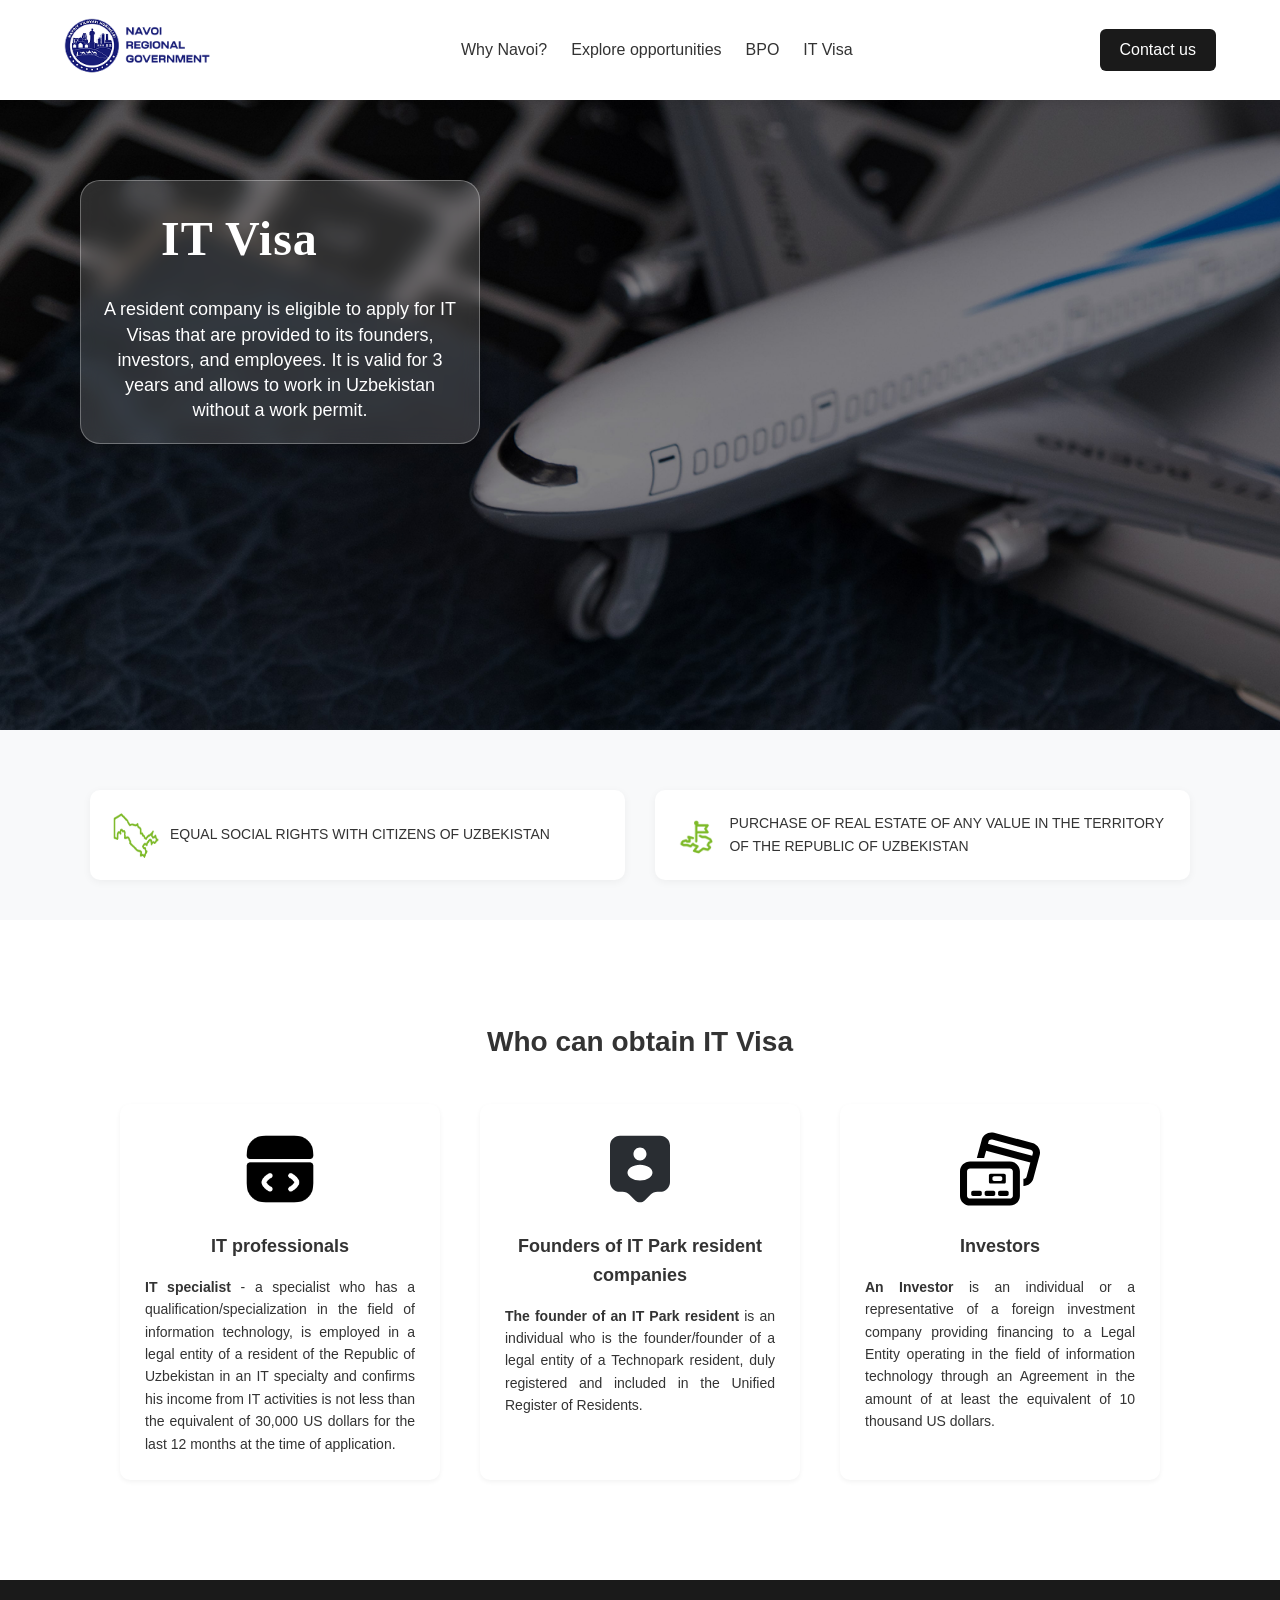
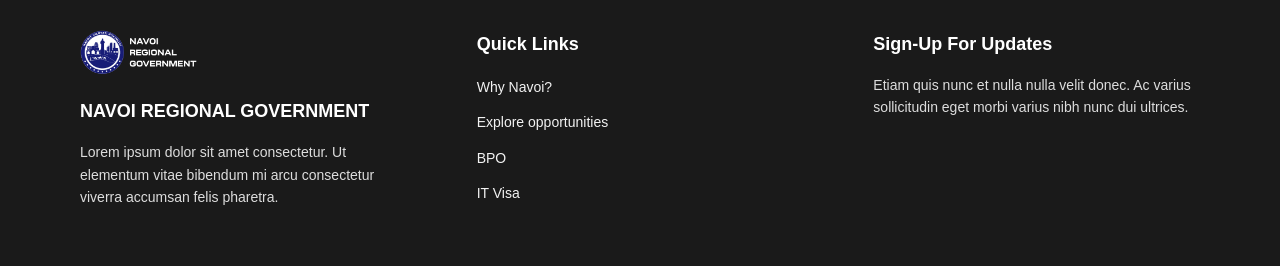
<file: it.html>
<!DOCTYPE html>
<html lang="en">

<head>
	<meta charset="UTF-8" />
	<meta name="viewport" content="width=device-width, initial-scale=1.0" />
	<title>Why Navoi?</title>
	<link rel="stylesheet" href="./assets/css/why.css" />
	<style>
		* {
			margin: 0;
			padding: 0;
			box-sizing: border-box;
			font-family: "Poppins", sans-serif;
		}

		body {
			background-color: #ffffff;
			color: #333;
			line-height: 1.6;
		}

		/* === NAVBAR === */
		.navbar {
			display: flex;
			justify-content: space-between;
			align-items: center;
			padding: 16px 64px;
			background: #fff;
			box-shadow: 0 2px 8px rgba(0, 0, 0, 0.1);
			position: sticky;
			top: 0;
			z-index: 100;
		}

		.logo img {
			width: 150px;
			height: 60px;
			object-fit: contain;
		}

		.nav-links {
			display: flex;
			align-items: center;
			gap: 24px;
			list-style: none;
			transition: all 0.4s ease-in-out;
		}

		.nav-links li a {
			text-decoration: none;
			color: #333;
			font-weight: 500;
			transition: color 0.3s;
		}

		.nav-links li a:hover {
			color: #2563eb;
		}

		.btn {
			background: #1a1a1a;
			color: #fff;
			padding: 8px 20px;
			border-radius: 6px;
			text-decoration: none;
			transition: 0.3s;
		}

		.btn:hover {
			background: #0056b3;
		}

		/* === HAMBURGER MENU === */
		.hamburger {
			display: none;
			flex-direction: column;
			justify-content: center;
			align-items: center;
			gap: 5px;
			cursor: pointer;
			width: 30px;
			height: 24px;
			transition: transform 0.3s ease-in-out;
		}

		.hamburger span {
			display: block;
			width: 100%;
			height: 3px;
			background: #333;
			border-radius: 2px;
			transition: all 0.4s ease-in-out;
		}

		.hamburger.open span:nth-child(1) {
			transform: translateY(9px) rotate(45deg);
		}

		.hamburger.open span:nth-child(2) {
			opacity: 0;
		}

		.hamburger.open span:nth-child(3) {
			transform: translateY(-9px) rotate(-45deg);
		}

		/* === HERO SECTION === */
		.hero {
			background: url("/assets/media/images/63f02ff0cf19e90057f797ce40ffcc2cbc8bded8.png") no-repeat center center/cover;
			height: 70vh;
			display: flex;
			align-items: flex-start;
			padding: 80px 80px;
			position: relative;
		}

		.hero .overlays {
			background: rgba(255, 255, 255, 0.15);
			border-radius: 20px;
			backdrop-filter: blur(10px);
			-webkit-backdrop-filter: blur(10px);
			border: 1px solid rgba(255, 255, 255, 0.3);
			padding: 20px;
			max-width: 400px;
			text-align: center;
			color: #fff;
			box-shadow: 0 4px 30px rgba(0, 0, 0, 0.2);
		}

		.hero .overlays h1 {
			font-size: 48px;
			font-weight: 700;
			margin-bottom: 20px;
		}

		.hero .overlays p {
			font-size: 18px;
			line-height: 1.4;
		}

		/* === RISK SECTION === */
		.risk-section {
			background: #f8f9fa;
			padding: 40px 10px;
			text-align: center;
		}

		.risk-cards {
			display: flex;
			justify-content: center;
			align-items: center;
			flex-wrap: wrap;
			gap: 30px;
			max-width: 1100px;
			margin: 20px auto 0;
		}

		.risk-card {
			background: white;
			display: flex;
			flex-direction: row;
			align-items: center;
			gap: 10px;
			text-transform: uppercase;
			border-radius: 10px;
			box-shadow: 0 2px 8px rgba(0, 0, 0, 0.05);
			padding: 20px;
			flex: 1 1 250px;
			text-align: left;
		}

		.risk-card img {
			width: 50px;
			height: 50px;
		}

		.risk-card p {
			font-size: 14px;
			color: #333;
		}

		/* === VISA SECTION === */
		.visa-section {
			text-align: center;
			padding: 60px 20px;
			border-radius: 8px;
			max-width: 1200px;
			margin: 40px auto;
		}

		.visa-section h2 {
			font-size: 28px;
			margin-bottom: 40px;
			font-weight: 600;
		}

		.visa-cards {
			display: flex;
			flex-wrap: wrap;
			justify-content: center;
			gap: 40px;
		}

		.visa-card {
			background-color: #fff;
			border-radius: 10px;
			box-shadow: 0 2px 5px rgba(0, 0, 0, 0.05);
			padding: 25px;
			width: 320px;
			text-align: center;
			transition: transform 0.3s;
		}

		.visa-card:hover {
			transform: translateY(-8px);
		}

		.icon img {
			width: 80px;
			height: 80px;
			margin-bottom: 15px;
		}

		.visa-card h3 {
			font-size: 18px;
			margin-bottom: 15px;
			font-weight: 600;
		}

		.visa-card p {
			font-size: 14px;
			line-height: 1.6;
			text-align: justify;
			color: #333;
		}

		/* === FOOTER === */
		.footer {
			background: #1a1a1a;
			color: #fff;
			display: flex;
			flex-wrap: wrap;
			justify-content: space-between;
			gap: 30px;
			padding: 50px 60px;
		}

		.footer-column {
			flex: 1 1 300px;
		}

		.footer-logo img {
			width: 120px;
			margin-bottom: 10px;
		}

		.footer h4 {
			margin-bottom: 15px;
			font-size: 18px;
		}

		.footer p {
			font-size: 14px;
			line-height: 1.6;
			color: #ddd;
		}

		.footer-links ul {
			list-style: none;
		}

		.footer-links li {
			margin-bottom: 8px;
		}

		.footer-links a {
			color: #ddd;
			text-decoration: none;
			transition: 0.3s;
		}

		.footer-links a:hover {
			color: #8cd18c;
		}

		/* === RESPONSIVE DESIGN === */
		@media (max-width: 1024px) {
			.navbar {
				padding: 16px 32px;
			}
		}

		@media (max-width: 768px) {
			.hamburger {
				display: flex;
			}

			.nav-links {
				position: absolute;
				top: 100%;
				left: 0;
				width: 100%;
				flex-direction: column;
				background: white;
				text-align: center;
				padding: 20px 0;
				gap: 16px;
				transform: translateY(-200%);
				opacity: 0;
				pointer-events: none;
				transition: all 0.4s ease-in-out;
			}

			.nav-links.active {
				transform: translateY(0);
				opacity: 1;
				pointer-events: all;
				box-shadow: 0 4px 20px rgba(0, 0, 0, 0.1);
			}

			.btn {
				display: none;
			}

			.hero {
				padding: 60px 20px;
				height: 60vh;
				align-items: center;
				justify-content: center;
				text-align: center;
			}

			.hero .overlays h1 {
				font-size: 36px;
			}

			.footer {
				flex-direction: column;
				align-items: center;
				text-align: center;
				padding: 40px 20px;
			}
		}
	</style>
</head>

<body>
	<!-- ===== NAVBAR ===== -->
	<header class="navbar">
		<div class="logo">
			<a href="index.html">
				<img src="./assets/Frame (1).png" alt="logo">
			</a>
		</div>

		<ul class="nav-links" id="navLinks">
		<li><a href="why.html">Why Navoi?</a></li>
				<li><a href="explore.html">Explore opportunities</a></li>
				<li><a href="bpo.html">BPO</a></li>
				<li><a href="it.html">IT Visa</a></li>
		</ul>

		<a href="#" class="btn">Contact us</a>

		<div class="hamburger" id="hamburger">
			<span></span>
			<span></span>
			<span></span>
		</div>
	</header>

	<!-- ===== HERO SECTION ===== -->
	<section class="hero">
		<div class="overlays">
			<h1>IT Visa</h1>
			<p>
				A resident company is eligible to apply for IT Visas that are provided to its founders, investors, and
				employees. It is valid for 3 years and allows to work in Uzbekistan without a work permit.
			</p>
		</div>
	</section>

	<!-- ===== RISK SECTION ===== -->
	<div class="risk-section">
		<div class="risk-cards">
			<div class="risk-card">
				<img src="./assets/media/images/image.png" alt="">
				<p>EQUAL social rights with citizens of Uzbekistan</p>
			</div>
			<div class="risk-card">
				<img src="./assets/media/icons/7.png" alt="">
				<p>purchase of real estate of any value in the territory of the Republic of Uzbekistan</p>
			</div>
		</div>
	</div>

	<!-- ===== VISA SECTION ===== -->
	<section class="visa-section">
		<h2>Who can obtain IT Visa</h2>
		<div class="visa-cards">

			<div class="visa-card">
				<div class="icon">
					<img src="./assets/media/icons/codigo.png" alt="">
				</div>
				<h3>IT professionals</h3>
				<p><strong>IT specialist</strong> - a specialist who has a qualification/specialization in the field of
					information technology, is employed in a legal entity of a resident of the Republic of Uzbekistan in an IT
					specialty and confirms his income from IT activities is not less than the equivalent of 30,000 US dollars for
					the last 12 months at the time of application.</p>
			</div>

			<div class="visa-card">
				<div class="icon">
					<img src="./assets/media/icons/tag-user-svgrepo-com.svg" alt="">
				</div>
				<h3>Founders of IT Park resident companies</h3>
				<p><strong>The founder of an IT Park resident</strong> is an individual who is the founder/founder of a legal
					entity of a Technopark resident, duly registered and included in the Unified Register of Residents.</p>
			</div>

			<div class="visa-card">
				<div class="icon">
					<img src="./assets/media/icons/credit-cards-svgrepo-com.svg" alt="">
				</div>
				<h3>Investors</h3>
				<p><strong>An Investor</strong> is an individual or a representative of a foreign investment company providing
					financing to a Legal Entity operating in the field of information technology through an Agreement in the
					amount of at least the equivalent of 10 thousand US dollars.</p>
			</div>
		</div>
	</section>
	<footer class="footer">
		<div class="footer-column footer-logo">
			<img src="assets/media/logo-navoi.png" alt="Logo">
			<h4>NAVOI REGIONAL GOVERNMENT</h4>
			<p>Lorem ipsum dolor sit amet consectetur. Ut elementum vitae bibendum mi arcu consectetur viverra accumsan felis
				pharetra.</p>
		</div>

		<div class="footer-column footer-links">
			<h4>Quick Links</h4>
			<ul>
				<li><a href="#">Why Navoi?</a></li>
				<li><a href="#">Explore opportunities</a></li>
				<li><a href="#">BPO</a></li>
				<li><a href="#">IT Visa</a></li>
			</ul>
		</div>

		<div class="footer-column footer-signup">
			<h4>Sign-Up For Updates</h4>
			<p>Etiam quis nunc et nulla nulla velit donec. Ac varius sollicitudin eget morbi varius nibh nunc dui ultrices.
			</p>
		</div>
	</footer>

	<!-- ===== SCRIPT ===== -->
	<script>
		const hamburger = document.getElementById('hamburger');
		const navLinks = document.getElementById('navLinks');

		hamburger.addEventListener('click', () => {
			hamburger.classList.toggle('open');
			navLinks.classList.toggle('active');
		});
	</script>
</body>

</html>
</file>
<file: assets/css/why.css>
* {
	margin: 0;
	padding: 0;
	box-sizing: border-box;

}

@font-face {
	font-family: "GoogleSans";
	src: url("/assets/css/fonts/GoogleSans-Regular.ttf") format("truetype");
	font-weight: normal;
	font-style: normal;
}

body {
	color: #1a1a1a;
	background: #fafafa;
	line-height: 1.6;
	font-family: "GoogleSans", Arial, sans-serif;
}

.navbar {
			display: flex;
			justify-content: space-between;
			align-items: center;
			padding: 16px 64px;
			background: #fff;
			box-shadow: 0 2px 8px rgba(0, 0, 0, 0.1);
			position: sticky;
			top: 0;
			z-index: 10;
		}

		.logo img {
			width: 150px;
			height: 60px;
		}

		.nav-links {
			display: flex;
			align-items: center;
			gap: 24px;
			list-style: none;
		}

		.nav-links li a {
			text-decoration: none;
			color: #333;
			font-weight: 500;
			transition: color 0.3s;
		}

		.nav-links li a:hover {
			color: #2563eb;
		}

		.btn {
			background: #1a1a1a;
			color: #fff;
			padding: 8px 20px;
			border-radius: 6px;
			text-decoration: none;
			transition: 0.3s;
		}

		.btn:hover {
			background: #0056b3;
		}

		/* === HAMBURGER MENU === */
		.hamburger {
			display: none;
			flex-direction: column;
			cursor: pointer;
			gap: 5px;
		}

		.hamburger span {
			width: 25px;
			height: 3px;
			background: #333;
			transition: all 0.3s;
		}

		/* === RESPONSIVE === */
		@media (max-width: 900px) {
			.navbar {
				padding: 16px 24px;
			}

			.nav-links {
				position: absolute;
				top: 70px;
				right: 0;
				width: 100%;
				background: #fff;
				flex-direction: column;
				align-items: center;
				gap: 20px;
				padding: 20px 0;
				transform: translateY(-200%);
				opacity: 0;
				transition: all 0.4s ease-in-out;
				box-shadow: 0 4px 10px rgba(0, 0, 0, 0.1);
			}

			.nav-links.active {
				transform: translateY(0);
				opacity: 1;
			}

			.hamburger {
				display: flex;
			}

			.navbar .btn {
				display: none;
			}
		}
/* Hero section */


.hero .overlay {
	color: #fff;
	background: rgba(73, 73, 73, 0.178);
	width: 100%;
	height: 100%;
	display: flex;
	flex-direction: column;
	justify-content: center;
}

.hero h1 {
	display: flex;
	margin-bottom: 400px;
	padding-left: 60px;
	font-size: 48px;
	color: white;

	font-family: 'Times New Roman', Times, serif;
	letter-spacing: 1px;
}

.education-talent {
	max-width: 1340px;
	margin: 60px auto;
	padding: 0 20px;
	text-align: center;
	font-family: "Inter", sans-serif;
	color: #1d2331;
}

.education-talent h2 {
	font-size: 28px;
	font-weight: 600;
	margin-bottom: 12px;
	display: flex;
	justify-content: end;
	font-family: 'Times New Roman', Times, serif;
}

.education-talent .intro {
	font-size: 16px;
	color: #555;
	margin-bottom: 40px;
	line-height: 1.6;
	display: flex;
	justify-content: end;
}

.info-card {
	display: grid;
	grid-template-columns: repeat(2, 1fr);
	gap: 40px;
	max-width: 1340px;
	margin: 40px auto;
	padding: 5px;
}

.info-boxs {
	display: flex;
	align-items: center;
	background: #f9fbfd;
	box-shadow: 0 2px 6px rgba(0, 0, 0, 0.05);
	overflow: hidden;
	transition: all 0.3s ease;
	cursor: default;
}

.info-boxs:hover {
	transform: translateY(-3px);
	box-shadow: 0 4px 12px rgba(0, 0, 0, 0.1);
}

.info {
	flex: 0 0 180px;
	height: 150px;
	overflow: hidden;
}

.info img {
	width: 100%;
	height: 100%;
	object-fit: cover;
}

.info-text {
	display: flex;
	flex-direction: column;
	gap: 10px;
	padding: 15px 20px;
	font-family: "Inter", sans-serif;
}

.info-text ion-icon {
	font-size: 22px;
	color: #0f172a;
	flex-shrink: 0;
}

.info-text p {
	font-size: 22px;
	color: #1e293b;
	font-family: 'Times New Roman', Times, serif;
	line-height: 1.5;
	margin: 0;
	font-weight: 500;
}

.info-text strong {
	font-weight: 600;
	color: #0f172a;
}

/* Responsive */
@media (max-width: 900px) {
	.info-card {
		grid-template-columns: 1fr;
	}

	.info {
		flex: 0 0 100px;
		height: 90px;
	}
}

h1 {
	font-size: 45px;
	margin-bottom: 20px;
	color: #222;
	font-weight: 200;
	font-family: "GoogleSans", Arial, sans-serif;
}

.tabs-nav {
	display: flex;
	max-width: 1340px;
	margin: auto;
	flex-direction: column;
}

.tabs {
	display: flex;
	gap: 10px;
	margin-bottom: 25px;
}

.tab {
	padding: 20px 80px;
	border: 1px solid #a2c98f;
	border-radius: 6px;
	background: white;
	cursor: pointer;
	font-size: 14px;
	transition: 0.3s;
}

.tab:hover {
	background: #f0f5f0;
}

.tab.active {
	background: #4caf50;
	color: white;
	border: none;
}

/* Content box */
.content-box {
	display: flex;
	justify-content: space-between;
	background: #fff;
	border-radius: 8px;
	padding: 10px;
	margin-bottom: 20px;
	box-shadow: 0 4px 8px rgba(0, 0, 0, 0.05);
	max-width: 1240px;
}

.content-box img {
	width: 300px;
	border-radius: 6px;
	object-fit: cover;
}

.content-text {
	font-size: 15px;
	line-height: 1.6;
}

.content-text ul {
	margin: 10px 0 0 20px;
}

footer .newsletter-container form {
	position: relative;
}

.footer {
	display: flex;
	justify-content: space-between;
	align-items: flex-start;
	padding: 40px 80px;
	background: #111;
}

.footer-column {
	flex: 1;
	padding: 0 20px;
}

/* Chap qism (logo va text) */
.footer-logo img {
	width: 180px;
	margin-bottom: 10px;
}

.footer-logo h4 {
	margin: 5px 0;
	font-size: 14px;
	font-weight: bold;
}

.footer-logo p {
	margin-top: 10px;
	font-size: 14px;
	line-height: 1.6;
	color: #ddd;
}

/* O‘rta qism (Quick Links) */
.footer-links h4 {
	margin-bottom: 15px;
	font-size: 16px;
	font-weight: bold;
}

.footer-links ul {
	list-style: none;
	padding: 0;
	margin: 0;
}

.footer-links ul li {
	margin-bottom: 10px;
}

.footer-links ul li a {
	color: #f2f2f2;
	text-decoration: none;
	font-size: 14px;
	transition: 0.3s;
}

.footer-links ul li a:hover {
	color: #4cafef;
}

/* O‘ng qism (Sign-Up) */
.footer-signup h4 {
	margin-bottom: 15px;
	font-size: 16px;
	font-weight: bold;
}

.footer-signup p {
	font-size: 14px;
	line-height: 1.6;
	color: #ddd;
}

/* Responsiv */
@media (max-width: 900px) {
	.footer {
		flex-direction: column;
		text-align: center;
	}

	.footer-column {
		margin-bottom: 20px;
	}
}
</file>
